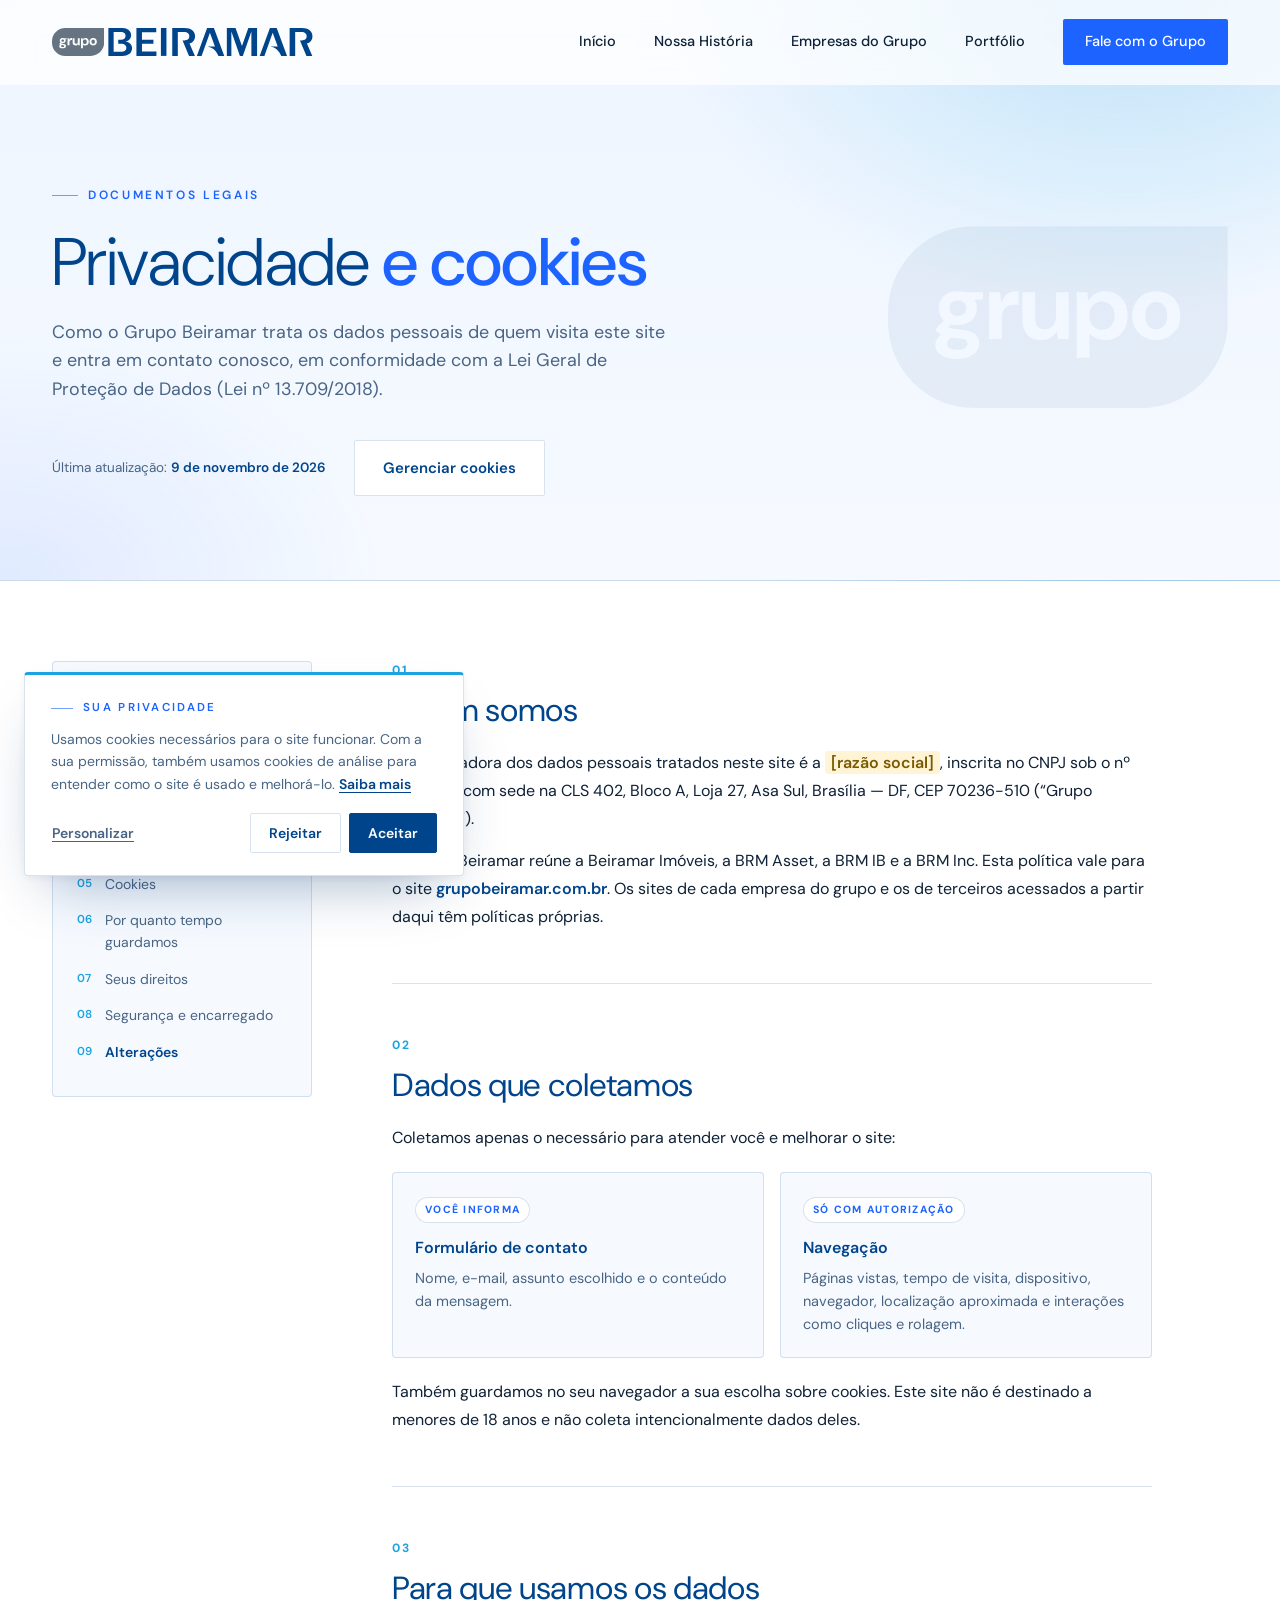
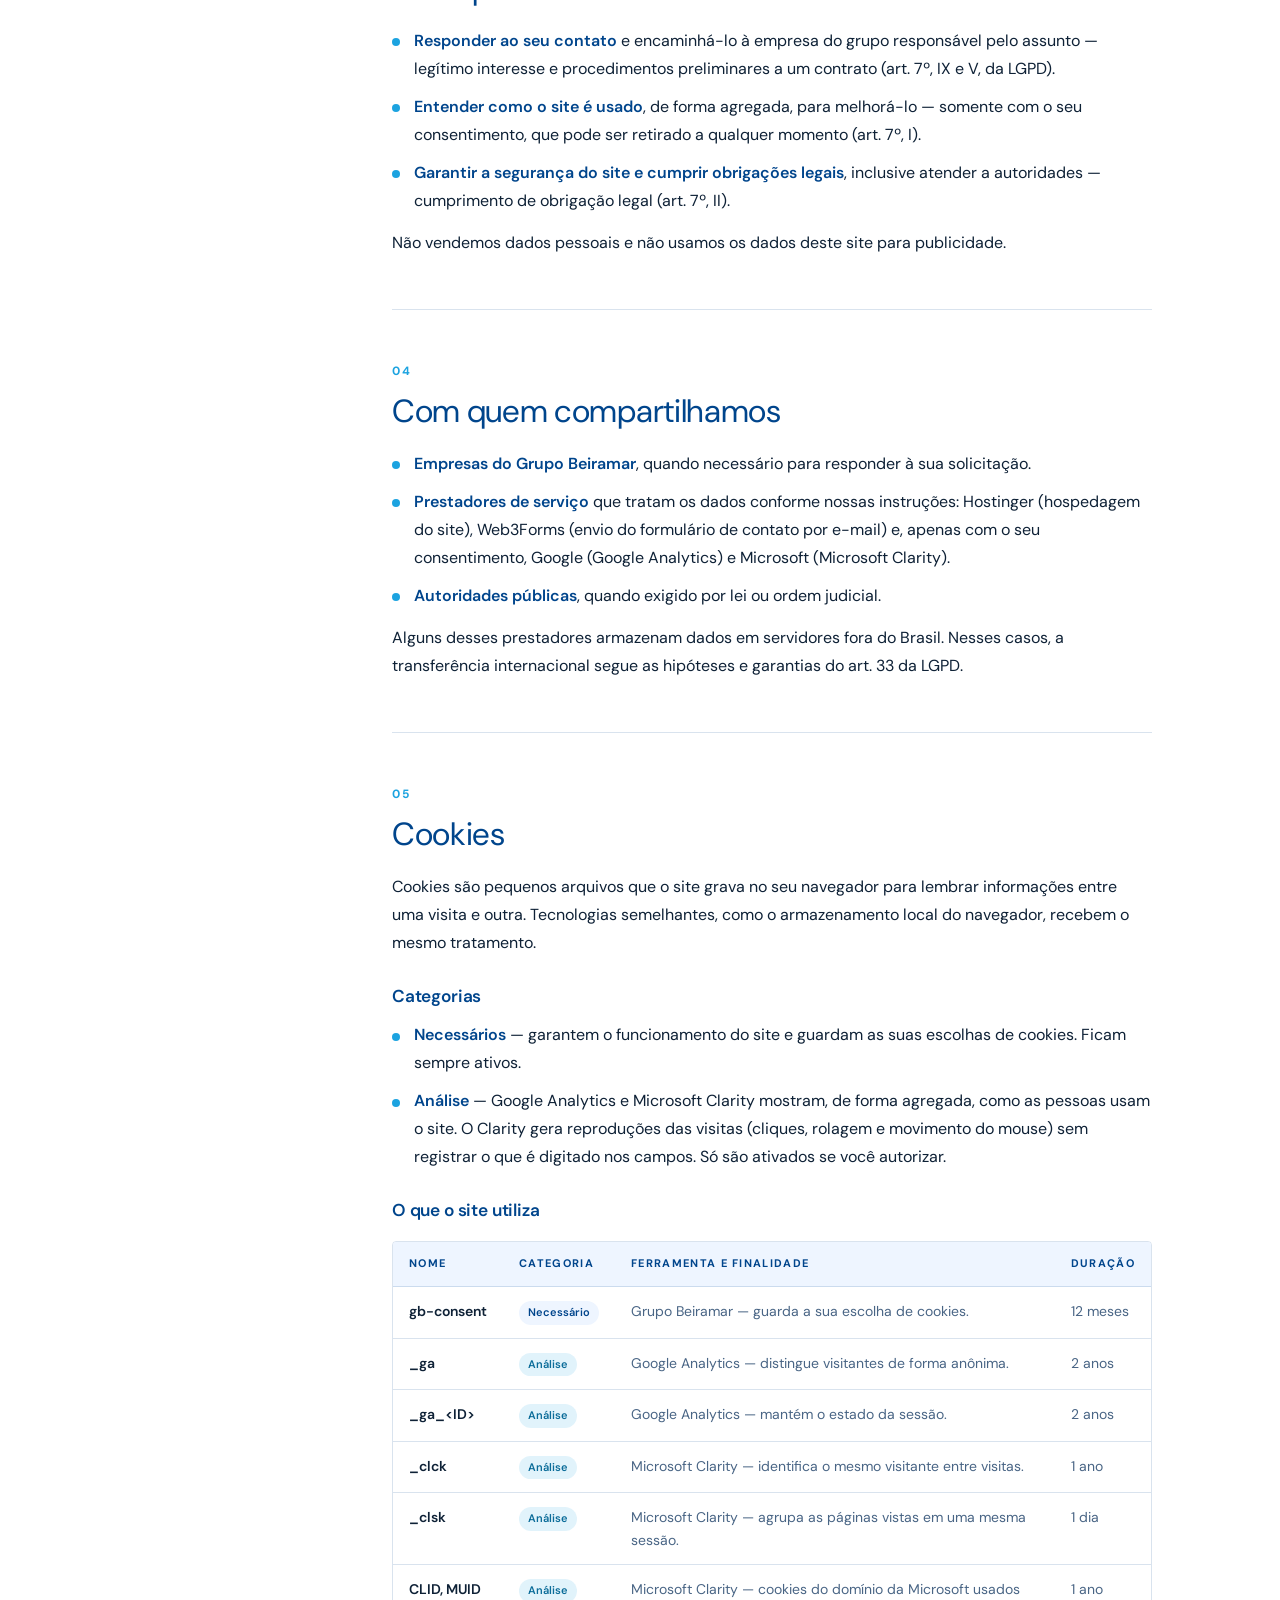
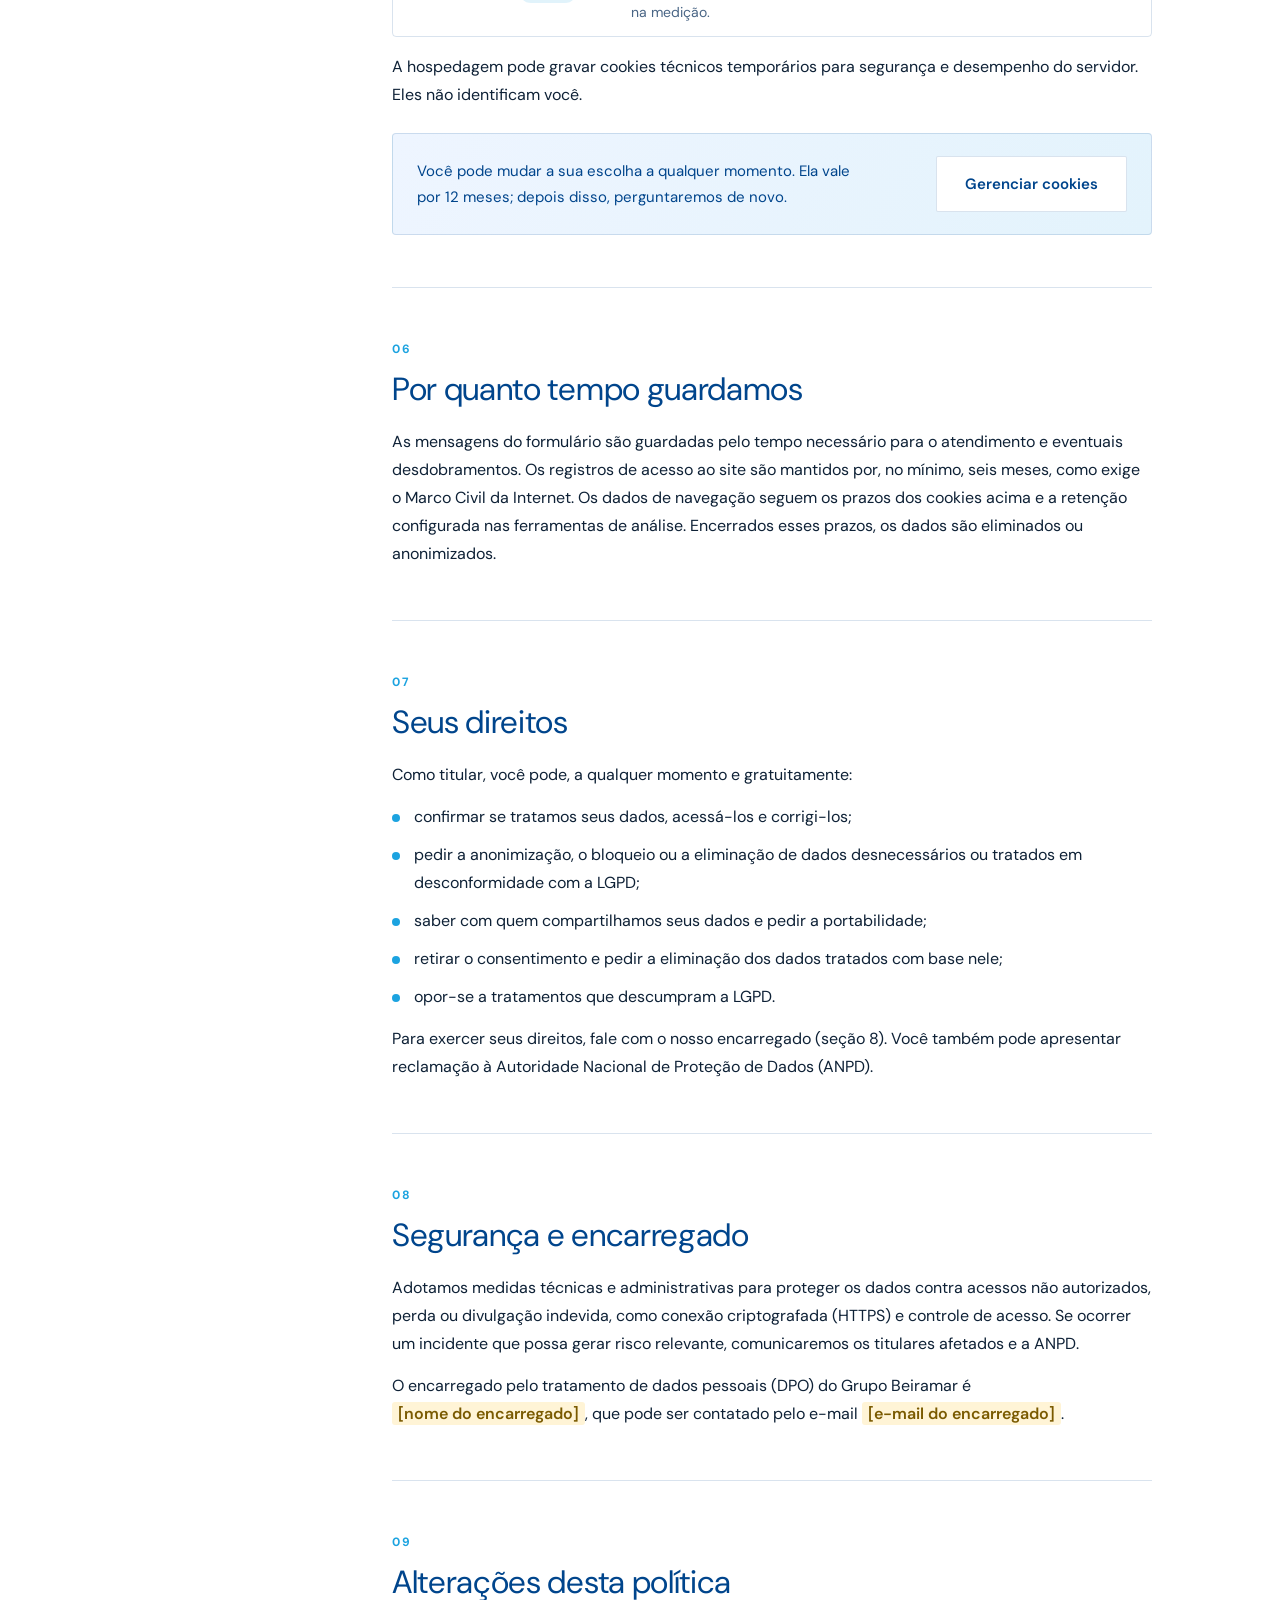
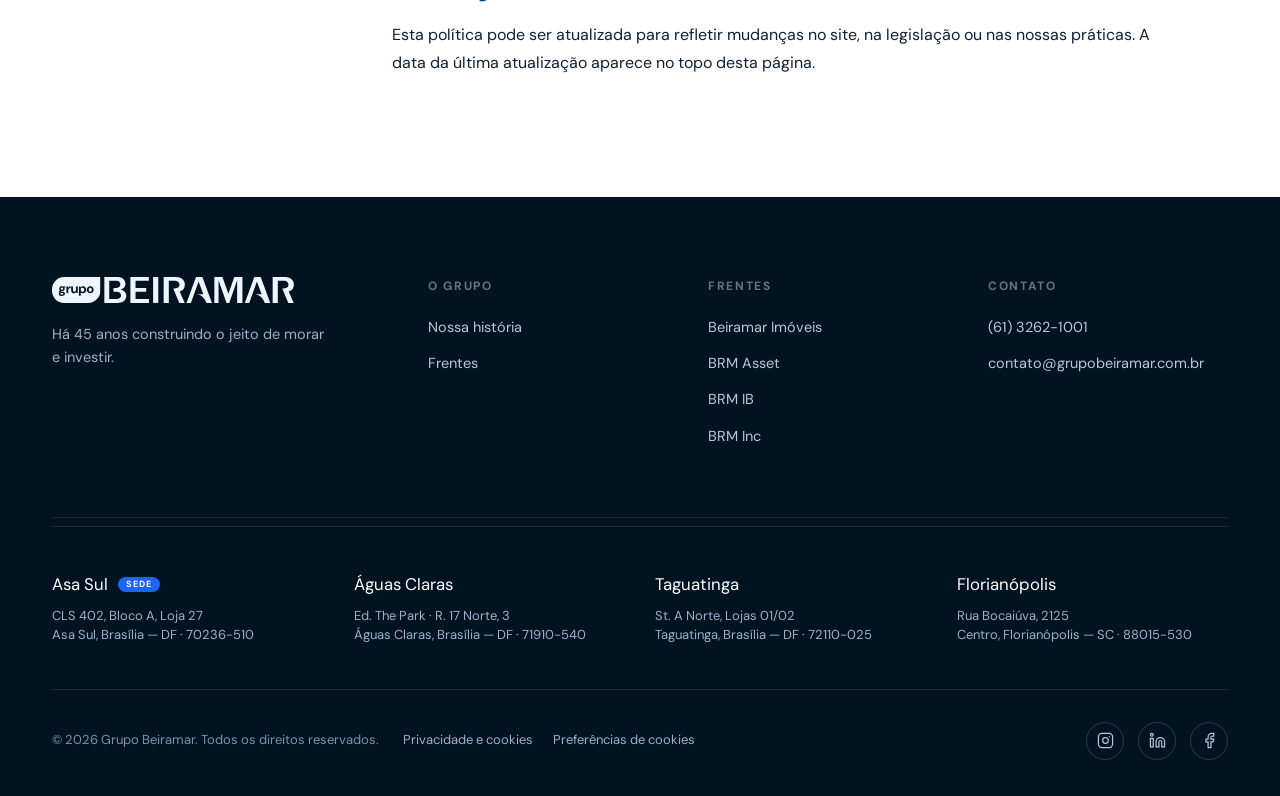
<file: privacidade.html>
<!DOCTYPE html>
<html lang="pt-BR">
<head>
<meta charset="UTF-8">
<meta name="viewport" content="width=device-width, initial-scale=1.0">
<title>Privacidade e Cookies — Grupo Beiramar</title>
<meta name="description" content="Como o Grupo Beiramar trata os dados pessoais e os cookies do site grupobeiramar.com.br, em conformidade com a LGPD.">
<link rel="canonical" href="https://grupobeiramar.com.br/privacidade.html">
<link rel="icon" type="image/png" sizes="32x32" href="/favicon.png">

<meta property="og:type" content="website">
<meta property="og:locale" content="pt_BR">
<meta property="og:site_name" content="Grupo Beiramar">
<meta property="og:title" content="Privacidade e Cookies | Grupo Beiramar">
<meta property="og:description" content="Como tratamos seus dados pessoais e os cookies deste site.">
<meta property="og:url" content="https://grupobeiramar.com.br/privacidade.html">
<meta property="og:image" content="https://grupobeiramar.com.br/compartilhamento.jpg">

<link rel="preconnect" href="https://fonts.googleapis.com">
<link rel="preconnect" href="https://fonts.gstatic.com" crossorigin>
<link href="https://fonts.googleapis.com/css2?family=DM+Sans:opsz,wght@9..40,300;9..40,400;9..40,500;9..40,600;9..40,700&display=swap" rel="stylesheet">
<link rel="stylesheet" href="/css/consentimento.css">
<link rel="stylesheet" href="/css/menu.css">
<style>
  :root{
    /* Paleta oficial — Manual de Identidade Visual Grupo Beiramar (igual ao index.html) */
    --navy:#00458C;--navy-deep:#003168;--ink:#001320;--royal:#1D63FF;--royal-soft:#1CA3E0;
    --steel:#667482;--steel-soft:#A9B4C0;--mist:#EEF5FF;--paper:#F6FAFF;--white:#FFFFFF;
    --text:#0E2136;--text-soft:#496585;--line:rgba(0,69,140,.15);
    --display:"DM Sans",system-ui,sans-serif;--body:"DM Sans",system-ui,-apple-system,sans-serif;
    --maxw:1240px;--ease:cubic-bezier(.22,.61,.36,1);
  }
  *{margin:0;padding:0;box-sizing:border-box}
  html{scroll-behavior:smooth;scroll-padding-top:110px}
  body{font-family:var(--body);color:var(--text);background:var(--white);line-height:1.6;-webkit-font-smoothing:antialiased;overflow-x:hidden}
  ::selection{background:var(--royal);color:#fff}
  a{color:inherit;text-decoration:none}
  .wrap{max-width:var(--maxw);margin:0 auto;padding:0 32px}
  @media(max-width:720px){.wrap{padding:0 22px}}
  .eyebrow{font-size:12px;font-weight:600;letter-spacing:.22em;text-transform:uppercase;color:var(--royal);display:inline-flex;align-items:center;gap:10px}
  .eyebrow::before{content:"";width:26px;height:1px;background:var(--royal);opacity:.6}
  h1,h2,h3{font-family:var(--display);font-weight:400;line-height:1.05;letter-spacing:-.01em}
  .btn{display:inline-flex;align-items:center;gap:10px;font-family:var(--body);font-weight:600;font-size:15px;padding:15px 28px;border-radius:2px;transition:.35s var(--ease);cursor:pointer;border:none}
  .btn-ghost{background:#fff;color:var(--navy);border:1px solid var(--line)}
  .btn-ghost:hover{border-color:var(--navy);background:var(--mist)}
  .arrow{transition:transform .35s var(--ease)}

  /* ---------- header (claro, logo colorida) ---------- */
  header{position:fixed;top:0;left:0;right:0;z-index:100;transition:.4s var(--ease);background:rgba(255,255,255,.72);backdrop-filter:blur(14px);-webkit-backdrop-filter:blur(14px);border-bottom:1px solid transparent}
  header.scrolled{background:rgba(255,255,255,.9);border-bottom-color:var(--line)}
  .nav{display:flex;align-items:center;justify-content:space-between;height:84px}
  .brand{display:flex;align-items:center}
  .brand .logo{height:28px;width:auto;display:block}
  @media(max-width:720px){.brand .logo{height:22px}}
  .navlinks{display:flex;align-items:center;gap:38px}
  .navlinks a{font-size:14.5px;font-weight:500;color:var(--text);position:relative;transition:.3s}
  .navlinks a::after{content:"";position:absolute;left:0;bottom:-6px;width:0;height:1.5px;background:var(--royal);transition:.3s var(--ease)}
  .navlinks a:hover::after{width:100%}
  .nav-cta{background:var(--royal);color:#fff!important;padding:11px 22px;border-radius:2px;font-weight:600}
  .nav-cta::after{display:none!important}
  .nav-cta:hover{background:var(--navy)}
  @media(max-width:920px){.navlinks{display:none}}

  /* ---------- topo da página (azuis claros) ---------- */
  .legal-hero{
    position:relative;overflow:hidden;padding:178px 0 84px;
    background:
      radial-gradient(60% 90% at 88% 0%,rgba(28,163,224,.22) 0%,rgba(28,163,224,0) 60%),
      radial-gradient(50% 70% at 0% 100%,rgba(29,99,255,.10) 0%,rgba(29,99,255,0) 60%),
      linear-gradient(180deg,var(--mist) 0%,var(--paper) 100%);
    border-bottom:1px solid var(--line);
  }
  .legal-hero .mark{position:absolute;right:max(32px,calc((100vw - var(--maxw))/2 + 32px));top:50%;transform:translateY(-35%);width:340px;opacity:.06;pointer-events:none}
  @media(max-width:720px){.legal-hero{padding:136px 0 60px}.legal-hero .mark{width:200px;right:-40px;top:auto;bottom:-30px;transform:none}}
  .legal-hero h1{font-size:clamp(2.5rem,5.4vw,4.2rem);color:var(--navy);font-weight:300;margin:22px 0 20px;position:relative}
  .legal-hero h1 em{font-style:normal;font-weight:500;color:var(--royal)}
  .legal-hero .sub{max-width:620px;font-size:1.12rem;color:var(--text-soft);position:relative}
  .legal-meta{display:flex;flex-wrap:wrap;align-items:center;gap:16px 28px;margin-top:36px;position:relative}
  .legal-meta .updated{font-size:13.5px;color:var(--text-soft)}
  .legal-meta .updated strong{color:var(--navy);font-weight:600}

  /* ---------- conteúdo ---------- */
  .legal{padding:80px 0 120px}
  .legal-grid{display:grid;grid-template-columns:260px minmax(0,1fr);gap:80px;align-items:start}
  @media(max-width:960px){.legal-grid{grid-template-columns:minmax(0,1fr);gap:40px}}
  .toc{position:sticky;top:116px;padding:26px 24px;background:var(--paper);border:1px solid var(--line);border-radius:4px}
  @media(max-width:960px){.toc{position:static}}
  .toc p{font-size:11.5px;font-weight:700;letter-spacing:.16em;text-transform:uppercase;color:var(--steel);margin-bottom:14px}
  .toc ol{list-style:none;counter-reset:toc}
  .toc li{counter-increment:toc}
  .toc a{display:flex;gap:10px;padding:7px 0;font-size:14px;color:var(--text-soft);transition:color .3s}
  .toc a::before{content:counter(toc,decimal-leading-zero);font-size:11.5px;font-weight:600;color:var(--royal-soft);padding-top:2px;min-width:18px}
  .toc a:hover,.toc a.is-active{color:var(--navy)}
  .toc a.is-active{font-weight:600}

  .legal-body{max-width:760px}
  .legal-body section{padding:0 0 52px;margin-bottom:52px;border-bottom:1px solid var(--line)}
  .legal-body section:last-child{border-bottom:0;margin-bottom:0;padding-bottom:0}
  .legal-body .num{display:block;font-size:12px;font-weight:700;letter-spacing:.18em;color:var(--royal-soft);margin-bottom:12px}
  .legal-body h2{font-size:clamp(1.55rem,2.6vw,2rem);color:var(--navy);font-weight:400;margin-bottom:20px;line-height:1.15}
  .legal-body h3{font-size:1.08rem;font-weight:600;color:var(--navy);margin:28px 0 10px;line-height:1.3}
  .legal-body p,.legal-body li{font-size:16px;color:var(--text);line-height:1.75}
  .legal-body p + p{margin-top:14px}
  .legal-body ul{list-style:none;margin:14px 0}
  .legal-body ul li{position:relative;padding-left:22px;margin-bottom:10px}
  .legal-body ul li::before{content:"";position:absolute;left:0;top:.72em;width:8px;height:8px;border-radius:50%;background:var(--royal-soft)}
  .legal-body strong{font-weight:600;color:var(--navy)}
  .legal-body a:not(.btn){color:var(--royal);font-weight:500;text-decoration:underline;text-underline-offset:3px}
  .tbd{background:#FFF4D6;color:#7A5A00;padding:1px 6px;border-radius:3px;font-weight:600;white-space:nowrap}

  .cards{display:grid;grid-template-columns:1fr 1fr;gap:16px;margin-top:20px}
  @media(max-width:640px){.cards{grid-template-columns:1fr}}
  .card{padding:22px 22px 20px;background:var(--paper);border:1px solid var(--line);border-radius:4px}
  .card .tag{display:inline-block;font-size:10.5px;font-weight:700;letter-spacing:.12em;text-transform:uppercase;color:var(--royal);background:#fff;border:1px solid var(--line);padding:4px 9px;border-radius:20px;margin-bottom:12px}
  .card strong{display:block;font-size:1rem;margin-bottom:6px}
  .card p{font-size:14.5px;line-height:1.6;color:var(--text-soft)}

  .table-wrap{margin-top:20px;border:1px solid var(--line);border-radius:4px;overflow-x:auto}
  table{width:100%;border-collapse:collapse;font-size:14px;min-width:560px}
  th{text-align:left;font-size:11px;font-weight:700;letter-spacing:.12em;text-transform:uppercase;color:var(--navy);background:var(--mist);padding:13px 16px}
  td{padding:13px 16px;border-top:1px solid var(--line);color:var(--text-soft);vertical-align:top}
  td:first-child{font-weight:600;color:var(--text);white-space:nowrap}
  .pill{display:inline-block;font-size:11px;font-weight:600;padding:3px 9px;border-radius:20px;white-space:nowrap}
  .pill-nec{background:var(--mist);color:var(--navy)}
  .pill-ana{background:rgba(28,163,224,.13);color:#0B6C99}

  .callout{display:flex;flex-wrap:wrap;align-items:center;justify-content:space-between;gap:16px;margin-top:24px;padding:22px 24px;border-radius:4px;background:linear-gradient(120deg,var(--mist),#E3F3FC);border:1px solid var(--line)}
  .callout p{font-size:15px;color:var(--navy);max-width:440px}

  /* ---------- footer (igual ao index.html) ---------- */
  footer{background:var(--ink);color:#fff;padding:80px 0 36px}
  .foot-top{display:grid;grid-template-columns:1.4fr 1fr 1fr 1fr;gap:40px;padding-bottom:56px;border-bottom:1px solid rgba(255,255,255,.1)}
  @media(max-width:820px){.foot-top{grid-template-columns:1fr 1fr}}
  @media(max-width:520px){.foot-top{grid-template-columns:1fr}}
  .foot-brand .brand{margin-bottom:20px}
  .foot-brand .brand .logo{height:26px}
  .foot-brand .brand .logo-neg{display:block}
  .foot-brand p{color:#9DB0CA;font-size:14.5px;max-width:280px}
  .foot-col h4{font-size:12px;letter-spacing:.14em;text-transform:uppercase;color:var(--steel);margin-bottom:20px;font-family:var(--body);font-weight:700}
  .foot-col a{display:block;color:#B9C6DC;font-size:14.5px;margin-bottom:13px;transition:.3s}
  .foot-col a:hover{color:#fff;padding-left:4px}
  .foot-addr{display:grid;grid-template-columns:repeat(4,1fr);gap:30px;padding:44px 0;margin-top:8px;border-top:1px solid rgba(255,255,255,.1)}
  @media(max-width:820px){.foot-addr{grid-template-columns:repeat(2,1fr);gap:28px}}
  @media(max-width:520px){.foot-addr{grid-template-columns:1fr}}
  .foot-unit-name{display:flex;align-items:center;gap:10px;font-family:var(--display);font-size:1.05rem;color:#fff;margin-bottom:8px}
  .foot-unit-badge{font-family:var(--body);font-size:9px;font-weight:700;letter-spacing:.1em;text-transform:uppercase;background:var(--royal);color:#fff;padding:3px 8px;border-radius:20px;line-height:1}
  .foot-unit-addr{font-size:13px;color:#9DB0CA;line-height:1.5}
  .foot-bot{display:flex;justify-content:space-between;align-items:center;padding-top:32px;flex-wrap:wrap;gap:16px;border-top:1px solid rgba(255,255,255,.1)}
  .foot-bot p{color:#7E92AE;font-size:13px}
  .foot-social{display:flex;gap:14px}
  .foot-social a{width:38px;height:38px;border:1px solid rgba(255,255,255,.16);border-radius:50%;display:flex;align-items:center;justify-content:center;color:#B9C6DC;transition:.3s}
  .foot-social a:hover{background:var(--royal);border-color:var(--royal);color:#fff}
  .foot-social svg{width:17px;height:17px}

  @media(prefers-reduced-motion:reduce){*{transition:none!important;animation:none!important}html{scroll-behavior:auto}}
</style>
</head>
<body>

<header id="header">
  <div class="wrap nav">
    <a href="/" class="brand" aria-label="Grupo Beiramar — página inicial"><svg class="logo logo-color" viewBox="0 0 2466 265" xmlns="http://www.w3.org/2000/svg" role="img" aria-label="Grupo Beiramar"><path d="M851.474 149.402H959.987V111.057H851.474V39.3625H986.676V0.138672H799.021V264.114H988.48V223.502H851.474V149.402Z" fill="#00458C"/>
<path d="M1083.27 0.138672H1030.77V264.114H1083.27V0.138672Z" fill="#00458C"/>
<path d="M1354.02 77.7539C1354.38 66.8702 1352.19 56.0525 1347.64 46.1602C1343.09 36.2679 1336.29 27.5737 1327.79 20.7682C1309.89 6.5218 1287.92 0.138672 1251.61 0.138672H1138.15V264.114H1190.74V38.2524H1247.68C1284.68 38.2524 1299.34 57.1706 1299.34 77.06C1299.34 109.808 1269.18 117.81 1243.33 117.81H1235.65L1297.12 264.114H1352.63L1301.29 147.737C1316.18 141.816 1353.83 127.2 1353.83 77.7539" fill="#00458C"/>
<path d="M657.812 224.658H583.481V37.79H652.447C664.381 37.79 696.343 42.1379 696.343 73.0359C696.343 96.1632 679.321 111.427 653.881 111.427H626.729V149.078H657.812C686.722 149.078 704.067 165.221 704.067 186.591C704.067 211.106 684.686 224.658 657.812 224.658ZM695.464 127.524C747.963 116.423 748.425 76.4126 748.425 68.503C748.574 52.6067 742.804 37.2236 732.236 25.3475C709.941 -1.98503e-05 676.222 0 653.603 0H533.526V264.114H667.433C689.636 264.114 711.653 261.801 733.947 244.825C749.258 232.846 757.584 211.106 757.584 192.095C757.793 176.145 751.827 160.731 740.932 149.078C725.668 133.167 707.259 130.114 695.464 127.663" fill="#00458C"/>
<path d="M2062.46 0.138672L1965.33 264.114H2010.52L2012 260.275L2088.69 45.3294L2136.38 175.629H2072.59V176.461C2134.34 184.741 2162.1 246.953 2165.1 254.4L2167.46 261.015L2168.57 264.114H2224.68L2126.85 0.138672H2062.46Z" fill="#00458C"/>
<path d="M1468.11 0.138672L1370.98 264.114H1416.03L1417.42 260.275L1494.43 45.3294L1542.08 175.629H1478.24V176.461C1543.97 185.25 1571.45 255.88 1571.45 255.88L1573.94 262.633L1574.41 264.114H1630.56L1532.45 0.138672H1468.11Z" fill="#00458C"/>
<path d="M2464.94 77.7539C2465.3 66.8756 2463.12 56.0639 2458.57 46.1736C2454.03 36.2833 2447.25 27.5856 2438.76 20.7682C2420.77 6.5218 2398.94 0.138672 2362.58 0.138672H2249.21V264.114H2301.67V38.2524H2358.65C2395.65 38.2524 2410.32 57.1706 2410.32 77.06C2410.32 109.808 2380.16 117.81 2354.21 117.81H2346.67L2408.33 264.114H2463.83L2412.58 147.737C2427.52 141.816 2465.08 127.2 2465.08 77.7539" fill="#00458C"/>
<path d="M1797.92 170.356L1737.14 0.138672H1654.8V264.16H1697.64V32.9794L1778.67 264.16H1806.24L1887.14 32.9794V264.16H1941.03V0.138672H1858.19L1797.92 170.356Z" fill="#00458C"/>
<g clip-path="url(#clip_hcolor)">
<path d="M493.526 138.936L493.517 140.531C492.65 208.955 436.93 264.139 368.301 264.139H125.226C56.0556 264.138 0 208.082 0 138.912V125.365C9.16384e-07 56.1952 56.0556 0.139861 125.226 0.139648H493.526V138.936ZM101.43 94.4736C95.6923 94.4737 90.7293 95.612 86.54 97.8887C82.4418 100.074 79.2534 103.034 76.9766 106.768C74.7909 110.501 73.6983 114.646 73.6982 119.199C73.6982 123.753 74.7909 127.897 76.9766 131.631C78.1797 133.604 79.6398 135.359 81.3516 136.899L69.5996 148.98V152.122C70.7836 153.306 72.3326 154.491 74.2451 155.675C75.2007 156.266 76.2473 156.835 77.3848 157.381C74.8 159.339 72.7972 161.502 71.376 163.871C69.7367 166.512 68.917 169.427 68.917 172.614C68.917 176.895 70.2378 180.538 72.8789 183.543C75.6111 186.639 79.391 188.962 84.2178 190.51C89.1356 192.058 94.8279 192.832 101.294 192.832C108.397 192.832 114.226 191.739 118.779 189.554C123.333 187.368 126.703 184.545 128.889 181.084C131.166 177.714 132.304 174.253 132.304 170.701C132.304 166.603 131.394 163.142 129.572 160.319C127.751 157.496 124.927 155.264 121.102 153.625C117.277 151.986 112.358 150.939 106.348 150.483C102.796 150.119 99.8365 149.801 97.4688 149.527C95.1919 149.163 93.2787 148.798 91.7305 148.434C90.2735 148.069 89.0437 147.705 88.042 147.341C87.688 147.212 87.3407 147.081 86.998 146.952L91.123 142.369C94.2248 143.313 97.6594 143.789 101.43 143.789C107.167 143.789 112.085 142.696 116.184 140.511C120.373 138.325 123.561 135.365 125.747 131.631C127.933 127.897 129.025 123.753 129.025 119.199C129.025 114.834 128.018 110.847 126.01 107.235L137.905 106.085V96.1123H112.174C108.986 95.0197 105.404 94.4736 101.43 94.4736ZM316.2 94.4736C312.466 94.4736 309.006 95.0195 305.818 96.1123C302.722 97.2052 299.943 98.7532 297.484 100.757C295.117 102.76 293.067 105.174 291.337 107.997H290.791L289.698 96.1123H274.261V191.193H292.703V155.128C294.98 157.951 298.031 160.41 301.856 162.505C305.772 164.508 310.371 165.511 315.653 165.511C322.302 165.511 328.039 164.007 332.866 161.002C337.693 157.906 341.427 153.671 344.068 148.298C346.709 142.925 348.03 136.823 348.03 129.992C348.03 123.162 346.709 117.059 344.068 111.686C341.427 106.312 337.739 102.123 333.003 99.1182C328.267 96.0217 322.666 94.4736 316.2 94.4736ZM92.4111 161.73C95.5005 162.217 98.9618 162.614 102.796 162.915C107.805 163.279 111.175 164.099 112.905 165.374C114.636 166.74 115.501 168.652 115.501 171.111C115.501 172.842 114.954 174.344 113.861 175.619C112.768 176.985 111.175 178.033 109.08 178.762C106.986 179.49 104.39 179.854 101.294 179.854C98.1975 179.854 95.4646 179.49 93.0967 178.762C90.7289 178.124 88.8622 177.168 87.4961 175.893C86.2211 174.618 85.583 173.069 85.583 171.248C85.583 168.789 86.494 166.603 88.3154 164.69C89.3369 163.618 90.7022 162.631 92.4111 161.73ZM195.385 96.1123V134.09C195.385 140.92 196.432 146.704 198.526 151.439C200.621 156.084 203.627 159.59 207.543 161.958C211.459 164.326 216.195 165.511 221.75 165.511C227.397 165.511 232.087 164.417 235.821 162.231C239.646 159.955 242.607 156.904 244.701 153.079H245.247L246.887 163.871H262.597V96.1123H244.154V131.085C244.154 135.001 243.471 138.37 242.105 141.193C240.739 144.017 238.827 146.203 236.368 147.751C234 149.208 231.222 149.937 228.034 149.937C223.116 149.936 219.473 148.434 217.105 145.429C214.829 142.423 213.69 138.097 213.69 132.451V96.1123H195.385ZM389.744 94.4736C383.278 94.4737 377.404 95.9761 372.122 98.9814C366.84 101.987 362.65 106.176 359.554 111.55C356.457 116.832 354.909 122.98 354.909 129.992C354.909 136.913 356.412 143.06 359.417 148.434C362.513 153.807 366.703 157.997 371.985 161.002C377.268 164.007 383.187 165.511 389.744 165.511C396.301 165.511 402.176 164.007 407.367 161.002C412.649 157.997 416.839 153.853 419.936 148.57C423.032 143.197 424.58 137.004 424.58 129.992C424.58 122.98 423.032 116.832 419.936 111.55C416.93 106.177 412.786 101.987 407.504 98.9814C402.222 95.976 396.301 94.4736 389.744 94.4736ZM189.869 94.4736C186.044 94.4736 182.583 94.8825 179.486 95.7021C176.481 96.4308 173.795 97.9798 171.427 100.348C169.059 102.624 166.873 106.176 164.869 111.003H164.323L162.684 96.1123H146.974V163.871H165.416V133.134C165.416 129.673 165.826 126.713 166.646 124.254C167.556 121.795 168.831 119.837 170.471 118.38C172.11 116.832 174.114 115.739 176.481 115.102C178.94 114.373 181.718 114.009 184.814 114.009H189.869V94.4736ZM310.872 109.637C314.606 109.637 317.839 110.502 320.571 112.232C323.395 113.963 325.535 116.376 326.992 119.473C328.54 122.478 329.314 126.03 329.314 130.128C329.314 134.135 328.54 137.688 326.992 140.784C325.535 143.789 323.394 146.157 320.571 147.888C317.839 149.618 314.606 150.483 310.872 150.483C307.229 150.483 303.996 149.618 301.173 147.888C298.35 146.157 296.164 143.789 294.616 140.784C293.068 137.688 292.294 134.135 292.294 130.128C292.294 126.03 293.068 122.478 294.616 119.473C296.164 116.376 298.35 113.963 301.173 112.232C303.996 110.502 307.229 109.637 310.872 109.637ZM389.881 110.047C392.704 110.047 395.3 110.775 397.668 112.232C400.127 113.69 402.085 115.921 403.542 118.927C404.999 121.841 405.728 125.53 405.728 129.992C405.727 134.454 404.999 138.188 403.542 141.193C402.085 144.108 400.127 146.294 397.668 147.751C395.3 149.208 392.613 149.937 389.607 149.937C386.784 149.936 384.143 149.208 381.685 147.751C379.317 146.294 377.404 144.108 375.947 141.193C374.49 138.188 373.761 134.455 373.761 129.992C373.761 125.53 374.49 121.841 375.947 118.927C377.404 115.921 379.362 113.69 381.821 112.232C384.28 110.775 386.967 110.047 389.881 110.047ZM101.43 107.997C104.981 107.997 107.85 108.954 110.036 110.866C112.313 112.688 113.452 115.465 113.452 119.199C113.452 122.933 112.313 125.756 110.036 127.669C107.85 129.49 104.937 130.401 101.294 130.401C97.7421 130.401 94.8276 129.49 92.5508 127.669C90.3651 125.756 89.2715 122.933 89.2715 119.199C89.2715 115.465 90.3651 112.688 92.5508 110.866C94.8275 108.954 97.7871 107.997 101.43 107.997Z" fill="#667482"/>
</g>
<defs>
<clipPath id="clip_hcolor">
<rect width="493.526" height="264.021" fill="white" transform="translate(0 0.138184)"/>
</clipPath>
</defs></svg></a>
    <nav class="navlinks" id="navlinks" aria-label="Menu principal">
      <a href="/">Início</a>
      <a href="/#grupo">Nossa História</a>
      <a href="/#frentes">Empresas do Grupo</a>
      <a href="/#portfolio">Portfólio</a>
      <a href="/#contato" class="nav-cta">Fale com o Grupo</a>
    </nav>
    <button type="button" class="nav-toggle" aria-label="Abrir menu" aria-expanded="false" aria-controls="navlinks"><svg width="22" height="22" viewBox="0 0 24 24" fill="none" stroke="currentColor" stroke-width="2" stroke-linecap="round" aria-hidden="true"><path d="M4 7h16M4 12h16M4 17h16"></path></svg></button>
  </div>
</header>

<main>
  <section class="legal-hero">
    <svg class="mark" viewBox="0 0 494 265" aria-hidden="true" focusable="false"><path d="M493.526 138.936L493.517 140.531C492.65 208.955 436.93 264.139 368.301 264.139H125.226C56.0556 264.138 0 208.082 0 138.912V125.365C9.16384e-07 56.1952 56.0556 0.139861 125.226 0.139648H493.526V138.936ZM101.43 94.4736C95.6923 94.4737 90.7293 95.612 86.54 97.8887C82.4418 100.074 79.2534 103.034 76.9766 106.768C74.7909 110.501 73.6983 114.646 73.6982 119.199C73.6982 123.753 74.7909 127.897 76.9766 131.631C78.1797 133.604 79.6398 135.359 81.3516 136.899L69.5996 148.98V152.122C70.7836 153.306 72.3326 154.491 74.2451 155.675C75.2007 156.266 76.2473 156.835 77.3848 157.381C74.8 159.339 72.7972 161.502 71.376 163.871C69.7367 166.512 68.917 169.427 68.917 172.614C68.917 176.895 70.2378 180.538 72.8789 183.543C75.6111 186.639 79.391 188.962 84.2178 190.51C89.1356 192.058 94.8279 192.832 101.294 192.832C108.397 192.832 114.226 191.739 118.779 189.554C123.333 187.368 126.703 184.545 128.889 181.084C131.166 177.714 132.304 174.253 132.304 170.701C132.304 166.603 131.394 163.142 129.572 160.319C127.751 157.496 124.927 155.264 121.102 153.625C117.277 151.986 112.358 150.939 106.348 150.483C102.796 150.119 99.8365 149.801 97.4688 149.527C95.1919 149.163 93.2787 148.798 91.7305 148.434C90.2735 148.069 89.0437 147.705 88.042 147.341C87.688 147.212 87.3407 147.081 86.998 146.952L91.123 142.369C94.2248 143.313 97.6594 143.789 101.43 143.789C107.167 143.789 112.085 142.696 116.184 140.511C120.373 138.325 123.561 135.365 125.747 131.631C127.933 127.897 129.025 123.753 129.025 119.199C129.025 114.834 128.018 110.847 126.01 107.235L137.905 106.085V96.1123H112.174C108.986 95.0197 105.404 94.4736 101.43 94.4736ZM316.2 94.4736C312.466 94.4736 309.006 95.0195 305.818 96.1123C302.722 97.2052 299.943 98.7532 297.484 100.757C295.117 102.76 293.067 105.174 291.337 107.997H290.791L289.698 96.1123H274.261V191.193H292.703V155.128C294.98 157.951 298.031 160.41 301.856 162.505C305.772 164.508 310.371 165.511 315.653 165.511C322.302 165.511 328.039 164.007 332.866 161.002C337.693 157.906 341.427 153.671 344.068 148.298C346.709 142.925 348.03 136.823 348.03 129.992C348.03 123.162 346.709 117.059 344.068 111.686C341.427 106.312 337.739 102.123 333.003 99.1182C328.267 96.0217 322.666 94.4736 316.2 94.4736ZM92.4111 161.73C95.5005 162.217 98.9618 162.614 102.796 162.915C107.805 163.279 111.175 164.099 112.905 165.374C114.636 166.74 115.501 168.652 115.501 171.111C115.501 172.842 114.954 174.344 113.861 175.619C112.768 176.985 111.175 178.033 109.08 178.762C106.986 179.49 104.39 179.854 101.294 179.854C98.1975 179.854 95.4646 179.49 93.0967 178.762C90.7289 178.124 88.8622 177.168 87.4961 175.893C86.2211 174.618 85.583 173.069 85.583 171.248C85.583 168.789 86.494 166.603 88.3154 164.69C89.3369 163.618 90.7022 162.631 92.4111 161.73ZM195.385 96.1123V134.09C195.385 140.92 196.432 146.704 198.526 151.439C200.621 156.084 203.627 159.59 207.543 161.958C211.459 164.326 216.195 165.511 221.75 165.511C227.397 165.511 232.087 164.417 235.821 162.231C239.646 159.955 242.607 156.904 244.701 153.079H245.247L246.887 163.871H262.597V96.1123H244.154V131.085C244.154 135.001 243.471 138.37 242.105 141.193C240.739 144.017 238.827 146.203 236.368 147.751C234 149.208 231.222 149.937 228.034 149.937C223.116 149.936 219.473 148.434 217.105 145.429C214.829 142.423 213.69 138.097 213.69 132.451V96.1123H195.385ZM389.744 94.4736C383.278 94.4737 377.404 95.9761 372.122 98.9814C366.84 101.987 362.65 106.176 359.554 111.55C356.457 116.832 354.909 122.98 354.909 129.992C354.909 136.913 356.412 143.06 359.417 148.434C362.513 153.807 366.703 157.997 371.985 161.002C377.268 164.007 383.187 165.511 389.744 165.511C396.301 165.511 402.176 164.007 407.367 161.002C412.649 157.997 416.839 153.853 419.936 148.57C423.032 143.197 424.58 137.004 424.58 129.992C424.58 122.98 423.032 116.832 419.936 111.55C416.93 106.177 412.786 101.987 407.504 98.9814C402.222 95.976 396.301 94.4736 389.744 94.4736ZM189.869 94.4736C186.044 94.4736 182.583 94.8825 179.486 95.7021C176.481 96.4308 173.795 97.9798 171.427 100.348C169.059 102.624 166.873 106.176 164.869 111.003H164.323L162.684 96.1123H146.974V163.871H165.416V133.134C165.416 129.673 165.826 126.713 166.646 124.254C167.556 121.795 168.831 119.837 170.471 118.38C172.11 116.832 174.114 115.739 176.481 115.102C178.94 114.373 181.718 114.009 184.814 114.009H189.869V94.4736ZM310.872 109.637C314.606 109.637 317.839 110.502 320.571 112.232C323.395 113.963 325.535 116.376 326.992 119.473C328.54 122.478 329.314 126.03 329.314 130.128C329.314 134.135 328.54 137.688 326.992 140.784C325.535 143.789 323.394 146.157 320.571 147.888C317.839 149.618 314.606 150.483 310.872 150.483C307.229 150.483 303.996 149.618 301.173 147.888C298.35 146.157 296.164 143.789 294.616 140.784C293.068 137.688 292.294 134.135 292.294 130.128C292.294 126.03 293.068 122.478 294.616 119.473C296.164 116.376 298.35 113.963 301.173 112.232C303.996 110.502 307.229 109.637 310.872 109.637ZM389.881 110.047C392.704 110.047 395.3 110.775 397.668 112.232C400.127 113.69 402.085 115.921 403.542 118.927C404.999 121.841 405.728 125.53 405.728 129.992C405.727 134.454 404.999 138.188 403.542 141.193C402.085 144.108 400.127 146.294 397.668 147.751C395.3 149.208 392.613 149.937 389.607 149.937C386.784 149.936 384.143 149.208 381.685 147.751C379.317 146.294 377.404 144.108 375.947 141.193C374.49 138.188 373.761 134.455 373.761 129.992C373.761 125.53 374.49 121.841 375.947 118.927C377.404 115.921 379.362 113.69 381.821 112.232C384.28 110.775 386.967 110.047 389.881 110.047ZM101.43 107.997C104.981 107.997 107.85 108.954 110.036 110.866C112.313 112.688 113.452 115.465 113.452 119.199C113.452 122.933 112.313 125.756 110.036 127.669C107.85 129.49 104.937 130.401 101.294 130.401C97.7421 130.401 94.8276 129.49 92.5508 127.669C90.3651 125.756 89.2715 122.933 89.2715 119.199C89.2715 115.465 90.3651 112.688 92.5508 110.866C94.8275 108.954 97.7871 107.997 101.43 107.997Z" fill="#00458C"/></svg>
    <div class="wrap">
      <span class="eyebrow">Documentos legais</span>
      <h1>Privacidade <em>e cookies</em></h1>
      <p class="sub">Como o Grupo Beiramar trata os dados pessoais de quem visita este site e entra em contato conosco, em conformidade com a Lei Geral de Proteção de Dados (Lei nº 13.709/2018).</p>
      <div class="legal-meta">
        <span class="updated">Última atualização: <strong>9 de novembro de 2026</strong></span>
        <a href="#cookies" class="btn btn-ghost" data-cookie-preferences>Gerenciar cookies</a>
      </div>
    </div>
  </section>

  <section class="legal">
    <div class="wrap legal-grid">
      <aside class="toc" aria-label="Nesta página">
        <p>Nesta página</p>
        <ol>
          <li><a href="#quem-somos">Quem somos</a></li>
          <li><a href="#dados">Dados que coletamos</a></li>
          <li><a href="#finalidades">Para que usamos</a></li>
          <li><a href="#compartilhamento">Com quem compartilhamos</a></li>
          <li><a href="#cookies">Cookies</a></li>
          <li><a href="#prazos">Por quanto tempo guardamos</a></li>
          <li><a href="#direitos">Seus direitos</a></li>
          <li><a href="#seguranca">Segurança e encarregado</a></li>
          <li><a href="#alteracoes">Alterações</a></li>
        </ol>
      </aside>

      <div class="legal-body">
        <section id="quem-somos">
          <span class="num">01</span>
          <h2>Quem somos</h2>
          <p>A controladora dos dados pessoais tratados neste site é a <span class="tbd">[razão social]</span>, inscrita no CNPJ sob o nº <span class="tbd">[CNPJ]</span>, com sede na CLS 402, Bloco A, Loja 27, Asa Sul, Brasília — DF, CEP 70236-510 (“Grupo Beiramar”).</p>
          <p>O Grupo Beiramar reúne a Beiramar Imóveis, a BRM Asset, a BRM IB e a BRM Inc. Esta política vale para o site <strong>grupobeiramar.com.br</strong>. Os sites de cada empresa do grupo e os de terceiros acessados a partir daqui têm políticas próprias.</p>
        </section>

        <section id="dados">
          <span class="num">02</span>
          <h2>Dados que coletamos</h2>
          <p>Coletamos apenas o necessário para atender você e melhorar o site:</p>
          <div class="cards">
            <div class="card"><span class="tag">Você informa</span><strong>Formulário de contato</strong><p>Nome, e-mail, assunto escolhido e o conteúdo da mensagem.</p></div>
            <div class="card"><span class="tag">Só com autorização</span><strong>Navegação</strong><p>Páginas vistas, tempo de visita, dispositivo, navegador, localização aproximada e interações como cliques e rolagem.</p></div>
          </div>
          <p style="margin-top:20px">Também guardamos no seu navegador a sua escolha sobre cookies. Este site não é destinado a menores de 18 anos e não coleta intencionalmente dados deles.</p>
        </section>

        <section id="finalidades">
          <span class="num">03</span>
          <h2>Para que usamos os dados</h2>
          <ul>
            <li><strong>Responder ao seu contato</strong> e encaminhá-lo à empresa do grupo responsável pelo assunto — legítimo interesse e procedimentos preliminares a um contrato (art. 7º, IX e V, da LGPD).</li>
            <li><strong>Entender como o site é usado</strong>, de forma agregada, para melhorá-lo — somente com o seu consentimento, que pode ser retirado a qualquer momento (art. 7º, I).</li>
            <li><strong>Garantir a segurança do site e cumprir obrigações legais</strong>, inclusive atender a autoridades — cumprimento de obrigação legal (art. 7º, II).</li>
          </ul>
          <p>Não vendemos dados pessoais e não usamos os dados deste site para publicidade.</p>
        </section>

        <section id="compartilhamento">
          <span class="num">04</span>
          <h2>Com quem compartilhamos</h2>
          <ul>
            <li><strong>Empresas do Grupo Beiramar</strong>, quando necessário para responder à sua solicitação.</li>
            <li><strong>Prestadores de serviço</strong> que tratam os dados conforme nossas instruções: Hostinger (hospedagem do site), Web3Forms (envio do formulário de contato por e-mail) e, apenas com o seu consentimento, Google (Google Analytics) e Microsoft (Microsoft Clarity).</li>
            <li><strong>Autoridades públicas</strong>, quando exigido por lei ou ordem judicial.</li>
          </ul>
          <p>Alguns desses prestadores armazenam dados em servidores fora do Brasil. Nesses casos, a transferência internacional segue as hipóteses e garantias do art. 33 da LGPD.</p>
        </section>

        <section id="cookies">
          <span class="num">05</span>
          <h2>Cookies</h2>
          <p>Cookies são pequenos arquivos que o site grava no seu navegador para lembrar informações entre uma visita e outra. Tecnologias semelhantes, como o armazenamento local do navegador, recebem o mesmo tratamento.</p>
          <h3>Categorias</h3>
          <ul>
            <li><strong>Necessários</strong> — garantem o funcionamento do site e guardam as suas escolhas de cookies. Ficam sempre ativos.</li>
            <li><strong>Análise</strong> — Google Analytics e Microsoft Clarity mostram, de forma agregada, como as pessoas usam o site. O Clarity gera reproduções das visitas (cliques, rolagem e movimento do mouse) sem registrar o que é digitado nos campos. Só são ativados se você autorizar.</li>
          </ul>
          <h3>O que o site utiliza</h3>
          <div class="table-wrap">
            <table>
              <thead><tr><th>Nome</th><th>Categoria</th><th>Ferramenta e finalidade</th><th>Duração</th></tr></thead>
              <tbody>
                <tr><td>gb-consent</td><td><span class="pill pill-nec">Necessário</span></td><td>Grupo Beiramar — guarda a sua escolha de cookies.</td><td>12 meses</td></tr>
                <tr><td>_ga</td><td><span class="pill pill-ana">Análise</span></td><td>Google Analytics — distingue visitantes de forma anônima.</td><td>2 anos</td></tr>
                <tr><td>_ga_&lt;ID&gt;</td><td><span class="pill pill-ana">Análise</span></td><td>Google Analytics — mantém o estado da sessão.</td><td>2 anos</td></tr>
                <tr><td>_clck</td><td><span class="pill pill-ana">Análise</span></td><td>Microsoft Clarity — identifica o mesmo visitante entre visitas.</td><td>1 ano</td></tr>
                <tr><td>_clsk</td><td><span class="pill pill-ana">Análise</span></td><td>Microsoft Clarity — agrupa as páginas vistas em uma mesma sessão.</td><td>1 dia</td></tr>
                <tr><td>CLID, MUID</td><td><span class="pill pill-ana">Análise</span></td><td>Microsoft Clarity — cookies do domínio da Microsoft usados na medição.</td><td>1 ano</td></tr>
              </tbody>
            </table>
          </div>
          <p style="margin-top:16px">A hospedagem pode gravar cookies técnicos temporários para segurança e desempenho do servidor. Eles não identificam você.</p>
          <div class="callout">
            <p>Você pode mudar a sua escolha a qualquer momento. Ela vale por 12 meses; depois disso, perguntaremos de novo.</p>
            <a href="#cookies" class="btn btn-ghost" data-cookie-preferences>Gerenciar cookies</a>
          </div>
        </section>

        <section id="prazos">
          <span class="num">06</span>
          <h2>Por quanto tempo guardamos</h2>
          <p>As mensagens do formulário são guardadas pelo tempo necessário para o atendimento e eventuais desdobramentos. Os registros de acesso ao site são mantidos por, no mínimo, seis meses, como exige o Marco Civil da Internet. Os dados de navegação seguem os prazos dos cookies acima e a retenção configurada nas ferramentas de análise. Encerrados esses prazos, os dados são eliminados ou anonimizados.</p>
        </section>

        <section id="direitos">
          <span class="num">07</span>
          <h2>Seus direitos</h2>
          <p>Como titular, você pode, a qualquer momento e gratuitamente:</p>
          <ul>
            <li>confirmar se tratamos seus dados, acessá-los e corrigi-los;</li>
            <li>pedir a anonimização, o bloqueio ou a eliminação de dados desnecessários ou tratados em desconformidade com a LGPD;</li>
            <li>saber com quem compartilhamos seus dados e pedir a portabilidade;</li>
            <li>retirar o consentimento e pedir a eliminação dos dados tratados com base nele;</li>
            <li>opor-se a tratamentos que descumpram a LGPD.</li>
          </ul>
          <p>Para exercer seus direitos, fale com o nosso encarregado (seção 8). Você também pode apresentar reclamação à Autoridade Nacional de Proteção de Dados (ANPD).</p>
        </section>

        <section id="seguranca">
          <span class="num">08</span>
          <h2>Segurança e encarregado</h2>
          <p>Adotamos medidas técnicas e administrativas para proteger os dados contra acessos não autorizados, perda ou divulgação indevida, como conexão criptografada (HTTPS) e controle de acesso. Se ocorrer um incidente que possa gerar risco relevante, comunicaremos os titulares afetados e a ANPD.</p>
          <p>O encarregado pelo tratamento de dados pessoais (DPO) do Grupo Beiramar é <span class="tbd">[nome do encarregado]</span>, que pode ser contatado pelo e-mail <span class="tbd">[e-mail do encarregado]</span>.</p>
        </section>

        <section id="alteracoes">
          <span class="num">09</span>
          <h2>Alterações desta política</h2>
          <p>Esta política pode ser atualizada para refletir mudanças no site, na legislação ou nas nossas práticas. A data da última atualização aparece no topo desta página.</p>
        </section>
      </div>
    </div>
  </section>
</main>

<footer>
  <div class="wrap">
    <div class="foot-top">
      <div class="foot-brand">
        <a href="/" class="brand"><svg class="logo logo-neg" viewBox="0 0 2466 265" xmlns="http://www.w3.org/2000/svg" role="img" aria-label="Grupo Beiramar"><path d="M851.474 149.402H959.987V111.057H851.474V39.3625H986.676V0.138672H799.021V264.114H988.48V223.502H851.474V149.402Z" fill="#EEF5FF"/>
<path d="M1083.27 0.138672H1030.77V264.114H1083.27V0.138672Z" fill="#EEF5FF"/>
<path d="M1354.02 77.7539C1354.38 66.8702 1352.19 56.0525 1347.64 46.1602C1343.09 36.2679 1336.29 27.5737 1327.79 20.7682C1309.89 6.5218 1287.92 0.138672 1251.61 0.138672H1138.15V264.114H1190.74V38.2524H1247.68C1284.68 38.2524 1299.34 57.1706 1299.34 77.06C1299.34 109.808 1269.18 117.81 1243.33 117.81H1235.65L1297.12 264.114H1352.63L1301.29 147.737C1316.18 141.816 1353.83 127.2 1353.83 77.7539" fill="#EEF5FF"/>
<path d="M657.812 224.658H583.481V37.79H652.447C664.381 37.79 696.343 42.1379 696.343 73.0359C696.343 96.1632 679.321 111.427 653.881 111.427H626.729V149.078H657.812C686.722 149.078 704.067 165.221 704.067 186.591C704.067 211.106 684.686 224.658 657.812 224.658ZM695.464 127.524C747.963 116.423 748.425 76.4126 748.425 68.503C748.574 52.6067 742.804 37.2236 732.236 25.3475C709.941 -1.98503e-05 676.222 0 653.603 0H533.526V264.114H667.433C689.636 264.114 711.653 261.801 733.947 244.825C749.258 232.846 757.584 211.106 757.584 192.095C757.793 176.145 751.827 160.731 740.932 149.078C725.668 133.167 707.259 130.114 695.464 127.663" fill="#EEF5FF"/>
<path d="M2062.46 0.138672L1965.33 264.114H2010.52L2012 260.275L2088.69 45.3294L2136.38 175.629H2072.59V176.461C2134.34 184.741 2162.1 246.953 2165.1 254.4L2167.46 261.015L2168.57 264.114H2224.68L2126.85 0.138672H2062.46Z" fill="#EEF5FF"/>
<path d="M1468.11 0.138672L1370.98 264.114H1416.03L1417.42 260.275L1494.43 45.3294L1542.08 175.629H1478.24V176.461C1543.97 185.25 1571.45 255.88 1571.45 255.88L1573.94 262.633L1574.41 264.114H1630.56L1532.45 0.138672H1468.11Z" fill="#EEF5FF"/>
<path d="M2464.94 77.7539C2465.3 66.8756 2463.12 56.0639 2458.57 46.1736C2454.03 36.2833 2447.25 27.5856 2438.76 20.7682C2420.77 6.5218 2398.94 0.138672 2362.58 0.138672H2249.21V264.114H2301.67V38.2524H2358.65C2395.65 38.2524 2410.32 57.1706 2410.32 77.06C2410.32 109.808 2380.16 117.81 2354.21 117.81H2346.67L2408.33 264.114H2463.83L2412.58 147.737C2427.52 141.816 2465.08 127.2 2465.08 77.7539" fill="#EEF5FF"/>
<path d="M1797.92 170.356L1737.14 0.138672H1654.8V264.16H1697.64V32.9794L1778.67 264.16H1806.24L1887.14 32.9794V264.16H1941.03V0.138672H1858.19L1797.92 170.356Z" fill="#EEF5FF"/>
<g clip-path="url(#clip_fneg)">
<path d="M493.526 138.936L493.517 140.531C492.65 208.955 436.93 264.139 368.301 264.139H125.226C56.0556 264.138 0 208.082 0 138.912V125.365C9.16384e-07 56.1952 56.0556 0.139861 125.226 0.139648H493.526V138.936ZM101.43 94.4736C95.6923 94.4737 90.7293 95.612 86.54 97.8887C82.4418 100.074 79.2534 103.034 76.9766 106.768C74.7909 110.501 73.6983 114.646 73.6982 119.199C73.6982 123.753 74.7909 127.897 76.9766 131.631C78.1797 133.604 79.6398 135.359 81.3516 136.899L69.5996 148.98V152.122C70.7836 153.306 72.3326 154.491 74.2451 155.675C75.2007 156.266 76.2473 156.835 77.3848 157.381C74.8 159.339 72.7972 161.502 71.376 163.871C69.7367 166.512 68.917 169.427 68.917 172.614C68.917 176.895 70.2378 180.538 72.8789 183.543C75.6111 186.639 79.391 188.962 84.2178 190.51C89.1356 192.058 94.8279 192.832 101.294 192.832C108.397 192.832 114.226 191.739 118.779 189.554C123.333 187.368 126.703 184.545 128.889 181.084C131.166 177.714 132.304 174.253 132.304 170.701C132.304 166.603 131.394 163.142 129.572 160.319C127.751 157.496 124.927 155.264 121.102 153.625C117.277 151.986 112.358 150.939 106.348 150.483C102.796 150.119 99.8365 149.801 97.4688 149.527C95.1919 149.163 93.2787 148.798 91.7305 148.434C90.2735 148.069 89.0437 147.705 88.042 147.341C87.688 147.212 87.3407 147.081 86.998 146.952L91.123 142.369C94.2248 143.313 97.6594 143.789 101.43 143.789C107.167 143.789 112.085 142.696 116.184 140.511C120.373 138.325 123.561 135.365 125.747 131.631C127.933 127.897 129.025 123.753 129.025 119.199C129.025 114.834 128.018 110.847 126.01 107.235L137.905 106.085V96.1123H112.174C108.986 95.0197 105.404 94.4736 101.43 94.4736ZM316.2 94.4736C312.466 94.4736 309.006 95.0195 305.818 96.1123C302.722 97.2052 299.943 98.7532 297.484 100.757C295.117 102.76 293.067 105.174 291.337 107.997H290.791L289.698 96.1123H274.261V191.193H292.703V155.128C294.98 157.951 298.031 160.41 301.856 162.505C305.772 164.508 310.371 165.511 315.653 165.511C322.302 165.511 328.039 164.007 332.866 161.002C337.693 157.906 341.427 153.671 344.068 148.298C346.709 142.925 348.03 136.823 348.03 129.992C348.03 123.162 346.709 117.059 344.068 111.686C341.427 106.312 337.739 102.123 333.003 99.1182C328.267 96.0217 322.666 94.4736 316.2 94.4736ZM92.4111 161.73C95.5005 162.217 98.9618 162.614 102.796 162.915C107.805 163.279 111.175 164.099 112.905 165.374C114.636 166.74 115.501 168.652 115.501 171.111C115.501 172.842 114.954 174.344 113.861 175.619C112.768 176.985 111.175 178.033 109.08 178.762C106.986 179.49 104.39 179.854 101.294 179.854C98.1975 179.854 95.4646 179.49 93.0967 178.762C90.7289 178.124 88.8622 177.168 87.4961 175.893C86.2211 174.618 85.583 173.069 85.583 171.248C85.583 168.789 86.494 166.603 88.3154 164.69C89.3369 163.618 90.7022 162.631 92.4111 161.73ZM195.385 96.1123V134.09C195.385 140.92 196.432 146.704 198.526 151.439C200.621 156.084 203.627 159.59 207.543 161.958C211.459 164.326 216.195 165.511 221.75 165.511C227.397 165.511 232.087 164.417 235.821 162.231C239.646 159.955 242.607 156.904 244.701 153.079H245.247L246.887 163.871H262.597V96.1123H244.154V131.085C244.154 135.001 243.471 138.37 242.105 141.193C240.739 144.017 238.827 146.203 236.368 147.751C234 149.208 231.222 149.937 228.034 149.937C223.116 149.936 219.473 148.434 217.105 145.429C214.829 142.423 213.69 138.097 213.69 132.451V96.1123H195.385ZM389.744 94.4736C383.278 94.4737 377.404 95.9761 372.122 98.9814C366.84 101.987 362.65 106.176 359.554 111.55C356.457 116.832 354.909 122.98 354.909 129.992C354.909 136.913 356.412 143.06 359.417 148.434C362.513 153.807 366.703 157.997 371.985 161.002C377.268 164.007 383.187 165.511 389.744 165.511C396.301 165.511 402.176 164.007 407.367 161.002C412.649 157.997 416.839 153.853 419.936 148.57C423.032 143.197 424.58 137.004 424.58 129.992C424.58 122.98 423.032 116.832 419.936 111.55C416.93 106.177 412.786 101.987 407.504 98.9814C402.222 95.976 396.301 94.4736 389.744 94.4736ZM189.869 94.4736C186.044 94.4736 182.583 94.8825 179.486 95.7021C176.481 96.4308 173.795 97.9798 171.427 100.348C169.059 102.624 166.873 106.176 164.869 111.003H164.323L162.684 96.1123H146.974V163.871H165.416V133.134C165.416 129.673 165.826 126.713 166.646 124.254C167.556 121.795 168.831 119.837 170.471 118.38C172.11 116.832 174.114 115.739 176.481 115.102C178.94 114.373 181.718 114.009 184.814 114.009H189.869V94.4736ZM310.872 109.637C314.606 109.637 317.839 110.502 320.571 112.232C323.395 113.963 325.535 116.376 326.992 119.473C328.54 122.478 329.314 126.03 329.314 130.128C329.314 134.135 328.54 137.688 326.992 140.784C325.535 143.789 323.394 146.157 320.571 147.888C317.839 149.618 314.606 150.483 310.872 150.483C307.229 150.483 303.996 149.618 301.173 147.888C298.35 146.157 296.164 143.789 294.616 140.784C293.068 137.688 292.294 134.135 292.294 130.128C292.294 126.03 293.068 122.478 294.616 119.473C296.164 116.376 298.35 113.963 301.173 112.232C303.996 110.502 307.229 109.637 310.872 109.637ZM389.881 110.047C392.704 110.047 395.3 110.775 397.668 112.232C400.127 113.69 402.085 115.921 403.542 118.927C404.999 121.841 405.728 125.53 405.728 129.992C405.727 134.454 404.999 138.188 403.542 141.193C402.085 144.108 400.127 146.294 397.668 147.751C395.3 149.208 392.613 149.937 389.607 149.937C386.784 149.936 384.143 149.208 381.685 147.751C379.317 146.294 377.404 144.108 375.947 141.193C374.49 138.188 373.761 134.455 373.761 129.992C373.761 125.53 374.49 121.841 375.947 118.927C377.404 115.921 379.362 113.69 381.821 112.232C384.28 110.775 386.967 110.047 389.881 110.047ZM101.43 107.997C104.981 107.997 107.85 108.954 110.036 110.866C112.313 112.688 113.452 115.465 113.452 119.199C113.452 122.933 112.313 125.756 110.036 127.669C107.85 129.49 104.937 130.401 101.294 130.401C97.7421 130.401 94.8276 129.49 92.5508 127.669C90.3651 125.756 89.2715 122.933 89.2715 119.199C89.2715 115.465 90.3651 112.688 92.5508 110.866C94.8275 108.954 97.7871 107.997 101.43 107.997Z" fill="#EEF5FF"/>
</g>
<defs>
<clipPath id="clip_fneg">
<rect width="493.526" height="264.021" fill="white" transform="translate(0 0.138184)"/>
</clipPath>
</defs></svg></a>
        <p>Há 45 anos construindo o jeito de morar e investir.</p>
      </div>
      <div class="foot-col">
        <h4>O Grupo</h4>
        <a href="/#grupo">Nossa história</a>
        <a href="/#frentes">Frentes</a>
        <!-- <a href="/#news">News</a> -->
      </div>
      <div class="foot-col">
        <h4>Frentes</h4>
        <a href="/#frentes">Beiramar Imóveis</a>
        <a href="/#frentes">BRM Asset</a>
        <a href="/#frentes">BRM IB</a>
        <a href="/#frentes">BRM Inc</a>
      </div>
      <div class="foot-col">
        <h4>Contato</h4>
        <a href="tel:+556132621001">(61) 3262-1001</a>
        <a href="mailto:contato@grupobeiramar.com.br">contato@grupobeiramar.com.br</a>
      </div>
    </div>

    <div class="foot-addr">
      <div>
        <div class="foot-unit-name">Asa Sul <span class="foot-unit-badge">Sede</span></div>
        <div class="foot-unit-addr">CLS 402, Bloco A, Loja 27<br>Asa Sul, Brasília — DF · 70236-510</div>
      </div>
      <div>
        <div class="foot-unit-name">Águas Claras</div>
        <div class="foot-unit-addr">Ed. The Park · R. 17 Norte, 3<br>Águas Claras, Brasília — DF · 71910-540</div>
      </div>
      <div>
        <div class="foot-unit-name">Taguatinga</div>
        <div class="foot-unit-addr">St. A Norte, Lojas 01/02<br>Taguatinga, Brasília — DF · 72110-025</div>
      </div>
      <div>
        <div class="foot-unit-name">Florianópolis</div>
        <div class="foot-unit-addr">Rua Bocaiúva, 2125<br>Centro, Florianópolis — SC · 88015-530</div>
      </div>
    </div>
    <div class="foot-bot">
      <div class="foot-meta">
        <p>© 2026 Grupo Beiramar. Todos os direitos reservados.</p>
        <nav class="foot-legal" aria-label="Documentos legais"><a href="/privacidade.html">Privacidade e cookies</a><a href="/privacidade.html#cookies" data-cookie-preferences>Preferências de cookies</a></nav>
      </div>
      <div class="foot-social">
        <a href="https://www.instagram.com/beiramarimoveis/" aria-label="Instagram"><svg viewBox="0 0 24 24" fill="none" stroke="currentColor" stroke-width="1.7"><rect x="2" y="2" width="20" height="20" rx="5"/><circle cx="12" cy="12" r="4"/><circle cx="17.5" cy="6.5" r="1" fill="currentColor" stroke="none"/></svg></a>
        <a href="https://www.linkedin.com/company/grupobeiramar/" aria-label="LinkedIn"><svg viewBox="0 0 24 24" fill="none" stroke="currentColor" stroke-width="1.7"><path d="M16 8a6 6 0 0 1 6 6v7h-4v-7a2 2 0 0 0-4 0v7h-4v-7a6 6 0 0 1 6-6zM6 9H2v12h4zM4 6a2 2 0 1 0 0-4 2 2 0 0 0 0 4z"/></svg></a>
        <a href="http://facebook.com/beiramarimoveis" aria-label="Facebook"><svg viewBox="0 0 24 24" fill="none" stroke="currentColor" stroke-width="1.7"><path d="M18 2h-3a5 5 0 0 0-5 5v3H7v4h3v8h4v-8h3l1-4h-4V7a1 1 0 0 1 1-1h3z"/></svg></a>
      </div>
    </div>
  </div>
</footer>

<script>
  // cabeçalho compacto ao rolar
  const header=document.getElementById('header');
  const onScroll=()=>header.classList.toggle('scrolled',window.scrollY>20);
  window.addEventListener('scroll',onScroll,{passive:true});onScroll();

  // destaca no índice a seção em leitura
  const links=[...document.querySelectorAll('.toc a')];
  const io=new IntersectionObserver(entries=>{
    entries.forEach(e=>{
      if(!e.isIntersecting) return;
      links.forEach(a=>a.classList.toggle('is-active',a.getAttribute('href')==='#'+e.target.id));
    });
  },{rootMargin:'-30% 0px -60% 0px'});
  document.querySelectorAll('.legal-body section').forEach(s=>io.observe(s));
</script>
<script src="/js/menu.js"></script>
<script src="/js/consentimento.js"></script>
</body>
</html>
</file>
<file: css/consentimento.css>
/* Aviso e preferências de cookies + links legais do rodapé — Grupo Beiramar
   Usa a paleta oficial (variáveis do :root das páginas), com valores de reserva. */

/* ---------- aviso (cartão flutuante) ---------- */
.gb-cookie{
  position:fixed;left:24px;bottom:24px;z-index:300;
  width:min(440px,calc(100vw - 48px));
  background:#fff;color:var(--text,#0E2136);
  border:1px solid var(--line,rgba(0,69,140,.15));border-top:3px solid var(--royal-soft,#1CA3E0);
  border-radius:4px;padding:24px 26px 22px;
  box-shadow:0 28px 60px -24px rgba(0,49,104,.38),0 2px 8px rgba(0,49,104,.06);
  font-family:var(--body,"DM Sans",system-ui,sans-serif);
  animation:gb-cookie-in .6s cubic-bezier(.22,.61,.36,1) both .5s;
}
.gb-cookie[hidden]{display:none}
@keyframes gb-cookie-in{from{opacity:0;transform:translateY(22px)}to{opacity:1;transform:none}}
.gb-cookie__eyebrow{
  margin:0 0 10px;font-size:11.5px;font-weight:600;letter-spacing:.2em;text-transform:uppercase;
  color:var(--royal,#1D63FF);display:flex;align-items:center;gap:10px;
}
.gb-cookie__eyebrow::before{content:"";width:22px;height:1px;background:currentColor;opacity:.6}
.gb-cookie__text{margin:0;font-size:14px;line-height:1.6;color:var(--text-soft,#496585)}
.gb-cookie__text a{color:var(--navy,#00458C);font-weight:600;text-decoration:underline;text-underline-offset:3px}
.gb-cookie__actions{display:flex;flex-wrap:wrap;align-items:center;justify-content:flex-end;gap:8px;margin-top:18px}

/* ---------- botões ---------- */
.gb-btn{
  font-family:inherit;font-size:14px;font-weight:600;line-height:1;
  padding:12px 18px;border-radius:2px;cursor:pointer;
  transition:background-color .3s,border-color .3s,color .3s,transform .3s;
}
.gb-btn:focus-visible{outline:2px solid var(--royal-soft,#1CA3E0);outline-offset:2px}
.gb-btn--solid{background:var(--navy,#00458C);border:1px solid var(--navy,#00458C);color:#fff}
.gb-btn--solid:hover{background:var(--royal,#1D63FF);border-color:var(--royal,#1D63FF);transform:translateY(-1px)}
.gb-btn--outline{background:transparent;border:1px solid var(--line,rgba(0,69,140,.15));color:var(--navy,#00458C)}
.gb-btn--outline:hover{border-color:var(--navy,#00458C);background:var(--mist,#EEF5FF)}
.gb-btn--link{background:none;border:1px solid transparent;color:var(--text-soft,#496585);text-decoration:underline;text-underline-offset:3px;margin-right:auto;padding-left:0}
.gb-btn--link:hover{color:var(--navy,#00458C)}

/* ---------- painel de preferências ---------- */
.gb-cookie-dialog{
  width:min(560px,calc(100vw - 32px));max-height:calc(100vh - 32px);
  margin:auto;padding:0;border:0;border-radius:6px;
  background:#fff;color:var(--text,#0E2136);
  box-shadow:0 40px 90px -30px rgba(0,49,104,.5);
  font-family:var(--body,"DM Sans",system-ui,sans-serif);
}
.gb-cookie-dialog::backdrop{background:rgba(0,49,104,.35);-webkit-backdrop-filter:blur(4px);backdrop-filter:blur(4px)}
.gb-cookie-dialog[open]{animation:gb-cookie-in .4s cubic-bezier(.22,.61,.36,1) both}
.gb-cookie-dialog__form{padding:28px;border-top:3px solid var(--royal-soft,#1CA3E0)}
.gb-cookie-dialog__head{display:flex;align-items:flex-start;justify-content:space-between;gap:16px}
.gb-cookie-dialog__head h2{margin:0;font-size:24px;font-weight:500;letter-spacing:-.01em;line-height:1.15;color:var(--navy,#00458C)}
.gb-cookie-close{
  flex-shrink:0;width:42px;height:42px;display:inline-flex;align-items:center;justify-content:center;
  border:0;border-radius:50%;background:var(--mist,#EEF5FF);color:var(--navy,#00458C);cursor:pointer;transition:background-color .3s;
}
.gb-cookie-close:hover{background:#DDEAFB}
.gb-cookie-dialog__intro{margin:12px 0 10px;font-size:14px;line-height:1.6;color:var(--text-soft,#496585)}
.gb-cookie-row{display:flex;align-items:center;justify-content:space-between;gap:20px;padding:16px 0;border-top:1px solid var(--line,rgba(0,69,140,.15))}
.gb-cookie-row strong{font-size:15px;font-weight:600;color:var(--navy,#00458C)}
.gb-cookie-row p{margin:4px 0 0;font-size:13px;line-height:1.55;color:var(--text-soft,#496585)}
.gb-cookie-always{flex-shrink:0;font-size:11px;font-weight:700;letter-spacing:.12em;text-transform:uppercase;color:var(--royal-soft,#1CA3E0)}
.gb-switch{position:relative;flex-shrink:0;width:48px;height:28px}
.gb-switch input{position:absolute;inset:0;margin:0;opacity:0;cursor:pointer;z-index:1}
.gb-switch span{position:absolute;inset:0;border-radius:999px;background:#C9D9EE;transition:background-color .3s}
.gb-switch span::after{content:"";position:absolute;top:3px;left:3px;width:22px;height:22px;border-radius:50%;background:#fff;box-shadow:0 2px 6px rgba(0,49,104,.22);transition:transform .3s cubic-bezier(.22,.61,.36,1)}
.gb-switch input:checked + span{background:var(--royal,#1D63FF)}
.gb-switch input:checked + span::after{transform:translateX(20px)}
.gb-switch input:focus-visible + span{outline:2px solid var(--royal-soft,#1CA3E0);outline-offset:3px}
.gb-cookie-dialog__link{margin:4px 0 20px;font-size:13px}
.gb-cookie-dialog__link a{color:var(--navy,#00458C);font-weight:600;text-decoration:underline;text-underline-offset:3px}
.gb-cookie-dialog__actions{display:flex;flex-wrap:wrap;justify-content:flex-end;gap:8px}

/* ---------- confirmação ---------- */
.gb-cookie-toast{
  position:fixed;left:50%;bottom:24px;z-index:310;transform:translate(-50%,16px);
  padding:12px 20px;border-radius:2px;background:var(--navy,#00458C);color:#fff;
  font-family:var(--body,"DM Sans",system-ui,sans-serif);font-size:14px;font-weight:500;
  opacity:0;pointer-events:none;transition:opacity .35s,transform .35s;
}
.gb-cookie-toast.is-visible{opacity:1;transform:translate(-50%,0)}

/* ---------- links legais do rodapé ---------- */
.foot-meta{display:flex;flex-wrap:wrap;align-items:center;gap:8px 24px}
.foot-legal{display:flex;flex-wrap:wrap;gap:6px 20px}
.foot-legal a{color:#9DB0CA;font-size:13px;transition:color .3s}
.foot-legal a:hover{color:#fff}

/* ---------- aviso de privacidade do formulário ---------- */
.form-privacy{font-size:12.5px;line-height:1.55;color:var(--text-soft,#496585);margin-top:14px;text-align:center}
.form-privacy a{color:var(--navy,#00458C);font-weight:600;text-decoration:underline;text-underline-offset:3px}

@media(max-width:560px){
  .gb-cookie{left:12px;right:12px;bottom:12px;width:auto;padding:20px}
  .gb-cookie__actions{display:grid;grid-template-columns:1fr 1fr}
  .gb-cookie__actions .gb-btn--link{grid-column:1/-1;order:3;margin:0;padding:8px 0 0;text-align:center}
  .gb-cookie-dialog__form{padding:22px}
  .gb-cookie-dialog__actions{display:grid;grid-template-columns:1fr}
}
@media(prefers-reduced-motion:reduce){
  .gb-cookie,.gb-cookie-dialog[open]{animation:none}
}
</file>
<file: css/menu.css>
/* Menu do celular e tablet — Grupo Beiramar
   Mesmo comportamento do site da BRM Asset: botão redondo (☰ ↔ ✕), cabeçalho sólido
   e painel claro abaixo dele, com links grandes, divisórias e setas discretas. */

.nav-toggle{
  display:none;flex-shrink:0;width:44px;height:44px;border-radius:50%;
  border:1px solid var(--line,rgba(0,69,140,.15));background:transparent;color:var(--navy,#00458C);
  align-items:center;justify-content:center;cursor:pointer;
  transition:background-color .3s,border-color .3s,color .3s;
}
.nav-toggle:focus-visible{outline:2px solid var(--royal-soft,#1CA3E0);outline-offset:3px}
header.on-dark:not(.scrolled):not(.is-open) .nav-toggle{border-color:rgba(255,255,255,.35);color:#fff}

@keyframes menu-in{from{opacity:0;transform:translateY(-12px)}to{opacity:1;transform:none}}

@media(max-width:920px){
  .nav-toggle{display:inline-flex}
  html.menu-open,html.menu-open body{overflow:hidden}

  /* Cabeçalho sólido, com a logo colorida, enquanto o menu está aberto */
  header.is-open{
    background:#fff!important;border-bottom:1px solid var(--line,rgba(0,69,140,.15))!important;
    -webkit-backdrop-filter:none!important;backdrop-filter:none!important;
  }
  header.is-open .brand .logo-neg{display:none!important}
  header.is-open .brand .logo-color{display:block!important}
  header.is-open .nav-toggle{background:var(--navy,#00458C);border-color:var(--navy,#00458C);color:#fff}

  /* Painel claro abaixo do cabeçalho */
  header.is-open .navlinks{
    display:flex!important;position:fixed;top:84px;left:0;right:0;bottom:0;
    flex-direction:column;align-items:stretch;gap:0;
    padding:8px 32px 40px;
    background:linear-gradient(180deg,#fff 0%,var(--paper,#F6FAFF) 100%);
    overflow-y:auto;overscroll-behavior:contain;
    animation:menu-in .35s var(--ease,cubic-bezier(.22,.61,.36,1)) both;
  }
  header.is-open .navlinks a{
    display:flex;justify-content:space-between;align-items:center;
    padding:20px 0;border-bottom:1px solid #D6E3F3;
    color:var(--navy,#00458C)!important;font-size:20px;font-weight:500;
  }
  header.is-open .navlinks a[aria-current="page"]{color:var(--royal,#1D63FF)!important;font-weight:600}

  /* o sublinhado do desktop vira uma seta discreta */
  header.is-open .navlinks a::after,
  header.is-open .navlinks a:hover::after{
    content:"";position:static;width:8px;height:8px;
    border-top:2px solid currentColor;border-right:2px solid currentColor;
    background:none;opacity:.45;transform:rotate(45deg);transition:none;
  }
  header.is-open .navlinks a[aria-current="page"]::after{opacity:1}

  /* "Fale com o Grupo" vira o botão de destaque no fim do painel */
  header.is-open .navlinks .nav-cta{
    margin-top:28px;padding:18px 22px;border-bottom:0;border-radius:2px;
    background:var(--royal,#1D63FF);color:#fff!important;font-size:16px;font-weight:600;
  }
  header.is-open .navlinks .nav-cta::after{display:block!important;opacity:1}
  header.is-open .navlinks .nav-cta:hover{background:var(--navy,#00458C)}
}
@media(max-width:720px){
  header.is-open .navlinks{padding:8px 22px 40px}
}
@media(prefers-reduced-motion:reduce){
  header.is-open .navlinks{animation:none}
}
</file>
